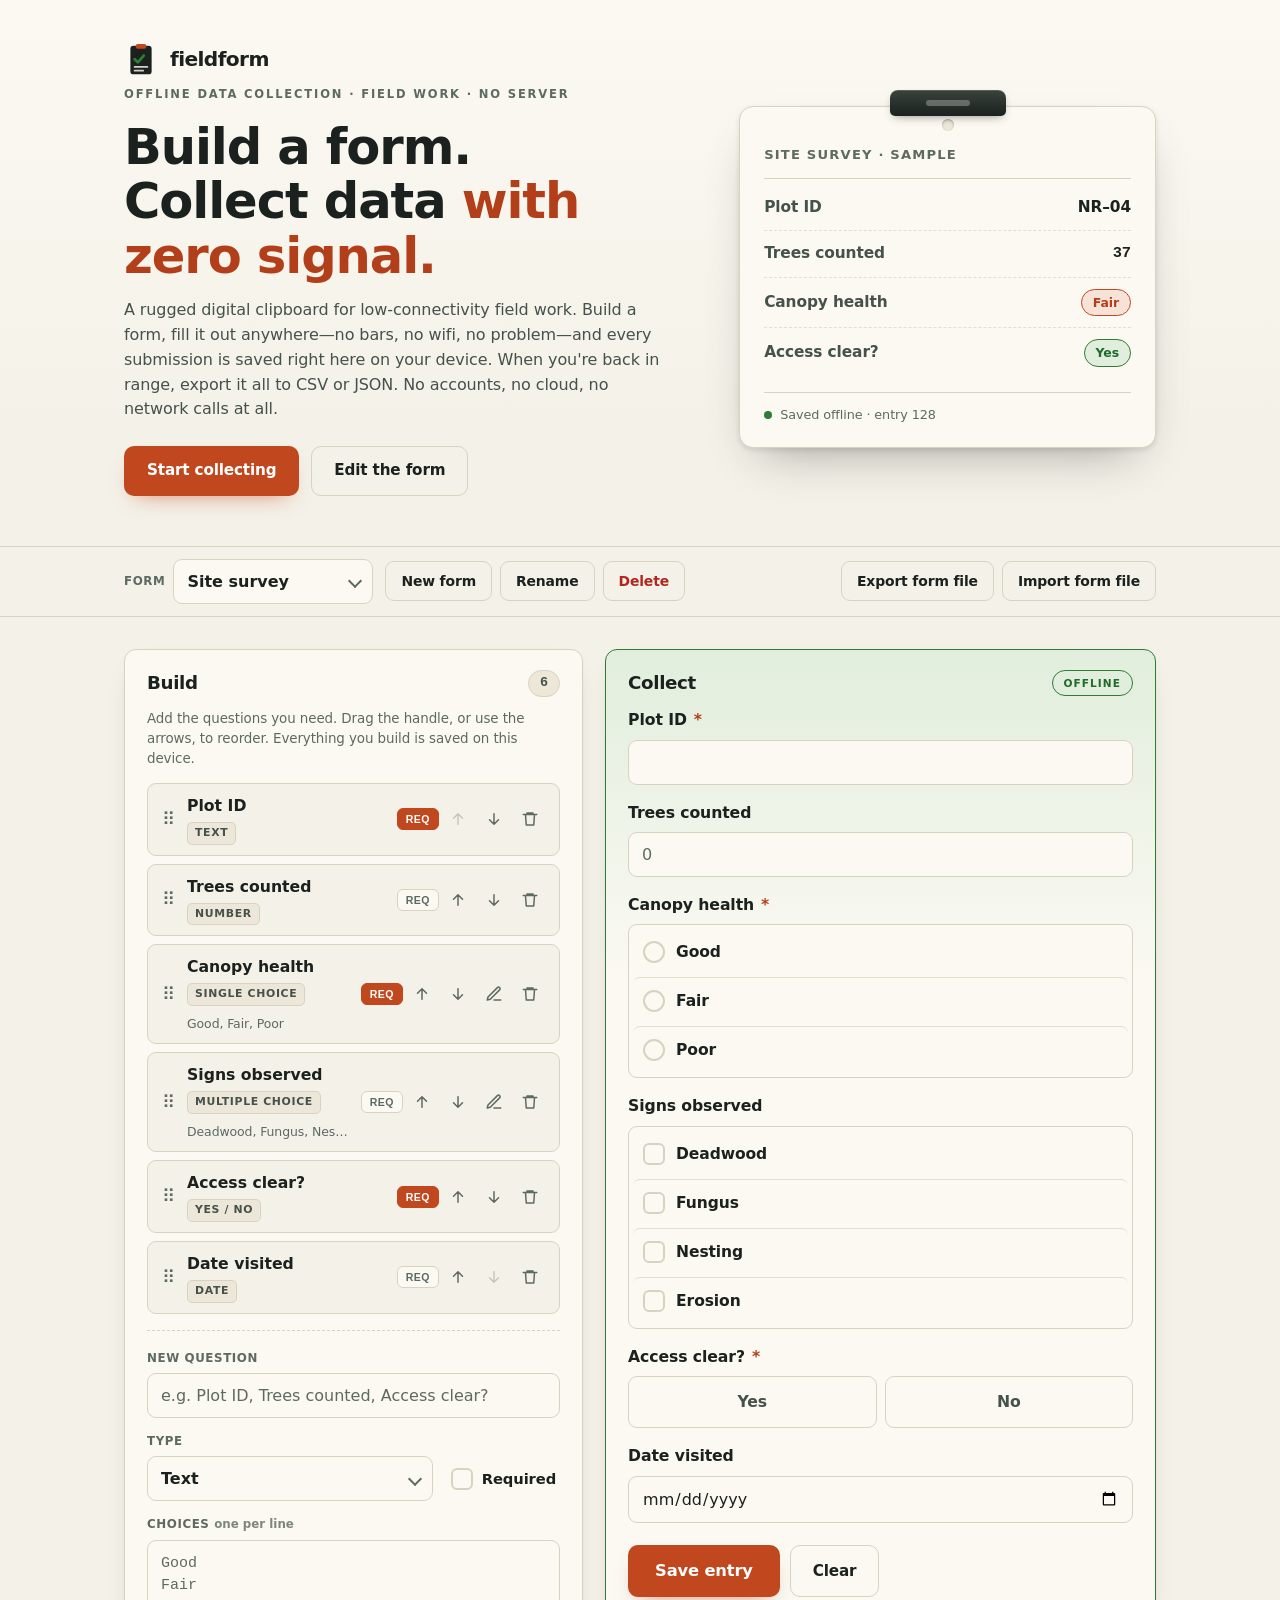
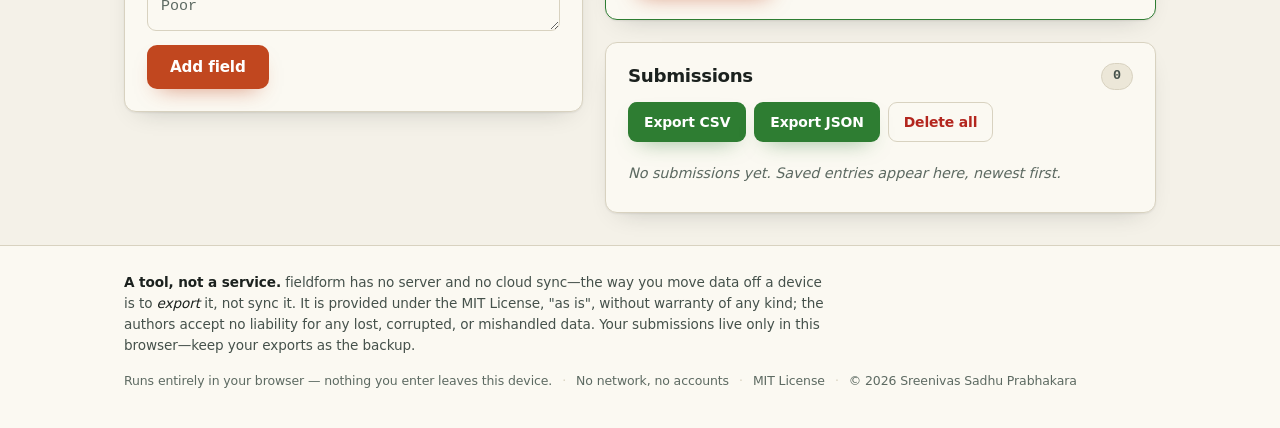
<file: index.html>
<!doctype html>
<html lang="en">
<head>
  <meta charset="utf-8">
  <meta name="viewport" content="width=device-width, initial-scale=1">
  <meta http-equiv="Content-Security-Policy" content="default-src 'self'; connect-src 'none'; img-src 'self' data:; base-uri 'none'; form-action 'none'; frame-ancestors 'none'; object-src 'none'">
  <title>fieldform — build a form, collect data offline, export to CSV</title>
  <meta name="description" content="An offline-first form builder and data-collection tool for low-connectivity field work. Build a form, fill it out with zero signal, save every submission on your device, and export to CSV or JSON. No server, no sync, no accounts.">
  <meta name="color-scheme" content="light dark">
  <link rel="canonical" href="https://sreenivas-sadhu-prabhakara.github.io/fieldform/">
  <meta name="robots" content="index, follow, max-image-preview:large">
  <meta name="author" content="Sreenivas Sadhu Prabhakara">
  <meta name="keywords" content="offline form builder, field data collection, offline data collection app, CSV export forms, low connectivity survey tool, no server form app, kobo alternative offline, form definition JSON export, PWA form builder, private data collection">
  <meta name="theme-color" content="#F4F1E8" media="(prefers-color-scheme: light)">
  <meta name="theme-color" content="#171D1A" media="(prefers-color-scheme: dark)">

  <!-- Open Graph -->
  <meta property="og:type" content="website">
  <meta property="og:site_name" content="fieldform">
  <meta property="og:title" content="fieldform — build a form, collect data offline, export to CSV">
  <meta property="og:description" content="Build a form, fill it out with zero signal, save every submission on your device, then export to CSV or JSON. No server, no sync, no accounts — it just works offline.">
  <meta property="og:url" content="https://sreenivas-sadhu-prabhakara.github.io/fieldform/">
  <meta property="og:locale" content="en_US">
  <meta property="og:image" content="https://sreenivas-sadhu-prabhakara.github.io/fieldform/og-image.png">
  <meta property="og:image:width" content="1200">
  <meta property="og:image:height" content="630">
  <meta property="og:image:alt" content="fieldform — a rugged field clipboard that collects data offline and exports to CSV">

  <!-- Twitter -->
  <meta name="twitter:card" content="summary_large_image">
  <meta name="twitter:title" content="fieldform — build a form, collect data offline, export to CSV">
  <meta name="twitter:description" content="Build a form, fill it out with zero signal, save every submission on your device, then export to CSV or JSON. No server, no sync, no accounts.">
  <meta name="twitter:image" content="https://sreenivas-sadhu-prabhakara.github.io/fieldform/og-image.png">
  <meta name="twitter:image:alt" content="fieldform — a rugged field clipboard that collects data offline and exports to CSV">

  <link rel="stylesheet" href="styles.css">
  <link rel="icon" href="favicon.svg" type="image/svg+xml">
  <link rel="apple-touch-icon" href="apple-touch-icon.png">
  <link rel="manifest" href="manifest.webmanifest">

  <!-- Structured data (data block; not affected by script-src) -->
  <script type="application/ld+json">
  {
    "@context": "https://schema.org",
    "@type": "WebApplication",
    "name": "fieldform",
    "description": "An offline-first form builder and data-collection tool for low-connectivity field work. Build a form with text, number, choice, date, and yes/no fields, fill it out with zero signal, save every submission on your device, and export to CSV or JSON. No server, no cloud sync, no accounts.",
    "url": "https://sreenivas-sadhu-prabhakara.github.io/fieldform/",
    "applicationCategory": "BusinessApplication",
    "operatingSystem": "Any (modern web browser)",
    "browserRequirements": "Requires a modern web browser with JavaScript enabled.",
    "isAccessibleForFree": true,
    "offers": { "@type": "Offer", "price": "0", "priceCurrency": "USD" },
    "license": "https://opensource.org/licenses/MIT",
    "author": { "@type": "Person", "name": "Sreenivas Sadhu Prabhakara" },
    "softwareVersion": "0.1.0",
    "featureList": [
      "Build forms with text, number, single-choice, multi-choice, date, and yes/no fields",
      "Mark fields required, reorder them, and edit labels and options",
      "Collect submissions fully offline with a running count",
      "Browse and delete individual submissions",
      "Export all submissions to CSV and JSON",
      "Export and import the form definition as a shareable JSON file",
      "Works with zero signal — no network request is ever made"
    ]
  }
  </script>
  <script type="application/ld+json">
  {
    "@context": "https://schema.org",
    "@type": "FAQPage",
    "mainEntity": [
      {
        "@type": "Question",
        "name": "Does fieldform work with no internet connection?",
        "acceptedAnswer": {
          "@type": "Answer",
          "text": "Yes. fieldform is a single static page that never makes a network request — a strict Content-Security-Policy sets connect-src 'none', so it cannot reach any server even if it tried. Once the page has loaded, you can build forms, collect submissions, and export files with zero signal. Add it to your home screen and it opens like an app."
        }
      },
      {
        "@type": "Question",
        "name": "Does fieldform sync my data to the cloud?",
        "acceptedAnswer": {
          "@type": "Answer",
          "text": "No, and it is honest about that. There is no server and no cloud sync — that would require a backend fieldform deliberately does not have. Your submissions are saved only in this browser's local storage. To move data off the device you export it: submissions to CSV or JSON, and the form itself to a JSON file you can share. The handoff is export, not sync."
        }
      },
      {
        "@type": "Question",
        "name": "How do I share a form I built with a colleague?",
        "acceptedAnswer": {
          "@type": "Answer",
          "text": "Use Export form to download the form definition as a small JSON file, then send that file however you like — email, chat, a USB stick, or a shared drive. Your colleague opens fieldform, chooses Import form, and picks the file. The form rebuilds exactly, ready to collect. Because it is just a file, this works with no shared server."
        }
      },
      {
        "@type": "Question",
        "name": "Will my CSV export open cleanly if my answers contain commas or quotes?",
        "acceptedAnswer": {
          "@type": "Answer",
          "text": "Yes. fieldform escapes CSV output to RFC 4180: any value containing a comma, double-quote, or line break is wrapped in quotes and embedded quotes are doubled, so it imports correctly into Excel, Google Sheets, or any spreadsheet without breaking columns."
        }
      },
      {
        "@type": "Question",
        "name": "Is my collected data private?",
        "acceptedAnswer": {
          "@type": "Answer",
          "text": "Completely. Everything you build and collect stays in this device's local storage. A strict Content-Security-Policy blocks every network request, so nothing you enter is ever transmitted anywhere. Clearing your browser data or the app removes it — keep your exports as your backup."
        }
      }
    ]
  }
  </script>
</head>
<body>
  <a class="skip-link" href="#workspace">Skip to the workspace</a>

  <!-- ============ HERO ============ -->
  <header class="hero" id="top">
    <div class="hero__inner">
      <div class="hero__lead">
        <a class="brand" href="#top" aria-label="fieldform home">
          <svg class="brand__mark" viewBox="0 0 32 32" aria-hidden="true">
            <rect x="6" y="2.5" width="20" height="27" rx="3" class="brand__board"/>
            <rect x="11" y="1" width="10" height="4.5" rx="2" class="brand__clip"/>
            <path class="brand__check" d="M10 15.2 l3 3 l5.6 -6.4"/>
            <line x1="10" y1="22.5" x2="22" y2="22.5" class="brand__line"/>
            <line x1="10" y1="26" x2="18" y2="26" class="brand__line"/>
          </svg>
          <span class="brand__word">fieldform</span>
        </a>
        <p class="eyebrow">Offline data collection &middot; field work &middot; no server</p>
        <h1 class="hero__title">Build a form. Collect data <span class="hero__accent">with zero signal.</span></h1>
        <p class="hero__lede">
          A rugged digital clipboard for low-connectivity field work. Build a form, fill it out anywhere&mdash;no
          bars, no wifi, no problem&mdash;and every submission is saved right here on your device. When you're
          back in range, export it all to CSV or JSON. No accounts, no cloud, no network calls at all.
        </p>
        <div class="hero__actions">
          <a class="btn btn--primary" href="#collect">Start collecting</a>
          <a class="btn btn--quiet" href="#build">Edit the form</a>
        </div>
      </div>

      <!-- Signature clipboard motif -->
      <aside class="clip" aria-label="Example form on a field clipboard">
        <div class="clip__clamp" aria-hidden="true"><span class="clip__grip"></span></div>
        <div class="clip__paper">
          <p class="clip__title">Site survey &middot; sample</p>
          <ul class="clip__rows">
            <li class="clip-row"><span class="clip-row__q">Plot ID</span><span class="clip-row__a">NR&ndash;04</span></li>
            <li class="clip-row"><span class="clip-row__q">Trees counted</span><span class="clip-row__a clip-row__a--num">37</span></li>
            <li class="clip-row"><span class="clip-row__q">Canopy health</span><span class="clip-row__a"><span class="pill">Fair</span></span></li>
            <li class="clip-row"><span class="clip-row__q">Access clear?</span><span class="clip-row__a"><span class="pill pill--yes">Yes</span></span></li>
          </ul>
          <p class="clip__foot"><span class="clip__dot" aria-hidden="true"></span>Saved offline &middot; entry 128</p>
        </div>
      </aside>
    </div>
  </header>

  <main id="workspace">
    <!-- ============ FORM BAR (which form + import/export def) ============ -->
    <section class="formbar" aria-label="Choose or share a form">
      <div class="formbar__inner">
        <div class="formbar__pick">
          <label class="field field--inline" for="formSelect">
            <span class="field__label">Form</span>
            <span class="select">
              <select id="formSelect" aria-label="Choose a form"></select>
            </span>
          </label>
          <div class="formbar__btns">
            <button type="button" class="btn btn--quiet btn--sm" id="newFormBtn">New form</button>
            <button type="button" class="btn btn--quiet btn--sm" id="renameFormBtn">Rename</button>
            <button type="button" class="btn btn--danger btn--sm" id="deleteFormBtn">Delete</button>
          </div>
        </div>
        <div class="formbar__share">
          <button type="button" class="btn btn--quiet btn--sm" id="exportFormBtn">Export form&nbsp;file</button>
          <button type="button" class="btn btn--quiet btn--sm" id="importFormBtn">Import form&nbsp;file</button>
          <input type="file" id="importFormInput" accept="application/json,.json" class="sr-only" aria-hidden="true" tabindex="-1">
        </div>
      </div>
    </section>

    <div class="grid">
      <!-- ============ LEFT: BUILD ============ -->
      <div class="col col--build">
        <section class="card" aria-labelledby="buildHeading" id="build">
          <div class="card__head">
            <h2 class="card__title" id="buildHeading">Build</h2>
            <span class="card__count" id="fieldCount">0</span>
          </div>
          <p class="hint">Add the questions you need. Drag the handle, or use the arrows, to reorder. Everything you build is saved on this device.</p>

          <ul class="fields" id="fieldList" aria-label="Form fields"></ul>
          <p class="empty" id="fieldsEmpty">No fields yet. Add your first question below.</p>

          <form class="addfield" id="addFieldForm" novalidate>
            <div class="field">
              <label class="field__label" for="newFieldLabel">New question</label>
              <input type="text" id="newFieldLabel" class="input" placeholder="e.g. Plot ID, Trees counted, Access clear?" autocomplete="off" maxlength="120">
            </div>
            <div class="addfield__row">
              <div class="field field--type">
                <label class="field__label" for="newFieldType">Type</label>
                <span class="select">
                  <select id="newFieldType" aria-label="Field type">
                    <option value="text">Text</option>
                    <option value="number">Number</option>
                    <option value="single">Single choice</option>
                    <option value="multi">Multiple choice</option>
                    <option value="date">Date</option>
                    <option value="yesno">Yes / No</option>
                  </select>
                </span>
              </div>
              <label class="reqtoggle" for="newFieldRequired">
                <input type="checkbox" id="newFieldRequired">
                <span>Required</span>
              </label>
            </div>
            <div class="field addfield__opts" id="newFieldOptsWrap" hidden>
              <label class="field__label" for="newFieldOpts">Choices <span class="field__hint">one per line</span></label>
              <textarea id="newFieldOpts" class="input textarea" rows="3" placeholder="Good&#10;Fair&#10;Poor" autocomplete="off"></textarea>
            </div>
            <div class="addfield__actions">
              <button type="submit" class="btn btn--primary" id="addFieldBtn">Add field</button>
            </div>
            <p class="formerror" id="buildError" role="alert" aria-live="assertive"></p>
          </form>
        </section>
      </div>

      <!-- ============ RIGHT: COLLECT + SUBMISSIONS ============ -->
      <div class="col col--collect">
        <!-- Collect form -->
        <section class="card card--collect" aria-labelledby="collectHeading" id="collect">
          <div class="card__head">
            <h2 class="card__title" id="collectHeading">Collect</h2>
            <span class="card__badge" id="offlineBadge" title="This app never touches the network">offline</span>
          </div>
          <form class="collect" id="collectForm" novalidate>
            <div class="collect__fields" id="collectFields"></div>
            <p class="empty" id="collectEmpty">Add at least one field on the left, then fill it in here.</p>
            <div class="collect__actions" id="collectActions" hidden>
              <button type="submit" class="btn btn--primary btn--big" id="saveEntryBtn">Save entry</button>
              <button type="button" class="btn btn--quiet" id="clearEntryBtn">Clear</button>
            </div>
            <p class="formerror" id="collectError" role="alert" aria-live="assertive"></p>
          </form>
        </section>

        <!-- Submissions -->
        <section class="card" aria-labelledby="subsHeading">
          <div class="card__head">
            <h2 class="card__title" id="subsHeading">Submissions</h2>
            <span class="card__count" id="subCount">0</span>
          </div>
          <div class="exportbar" id="exportBar" hidden>
            <button type="button" class="btn btn--accent btn--sm" id="exportCsvBtn">Export CSV</button>
            <button type="button" class="btn btn--accent btn--sm" id="exportJsonBtn">Export JSON</button>
            <button type="button" class="btn btn--danger btn--sm" id="clearSubsBtn">Delete all</button>
          </div>
          <ul class="subs" id="subList"></ul>
          <p class="empty" id="subsEmpty">No submissions yet. Saved entries appear here, newest first.</p>
        </section>
      </div>
    </div>

    <!-- toast -->
    <p class="toast" id="toast" role="status" aria-live="polite" hidden></p>
  </main>

  <!-- ============ FOOTER ============ -->
  <footer class="foot">
    <div class="foot__inner">
      <p class="foot__disclaimer">
        <strong>A tool, not a service.</strong> fieldform has no server and no cloud sync&mdash;the way you move
        data off a device is to <em>export</em> it, not sync it. It is provided under the MIT License, "as is",
        without warranty of any kind; the authors accept no liability for any lost, corrupted, or mishandled data.
        Your submissions live only in this browser&mdash;keep your exports as the backup.
      </p>
      <p class="foot__meta">
        <span>Runs entirely in your browser &mdash; nothing you enter leaves this device.</span><span class="foot__dot">&middot;</span>
        <span>No network, no accounts</span><span class="foot__dot">&middot;</span>
        <span>MIT&nbsp;License</span><span class="foot__dot">&middot;</span>
        <span>&copy; 2026 Sreenivas&nbsp;Sadhu&nbsp;Prabhakara</span>
      </p>
    </div>
  </footer>

  <script src="app.js" defer></script>
</body>
</html>
</file>
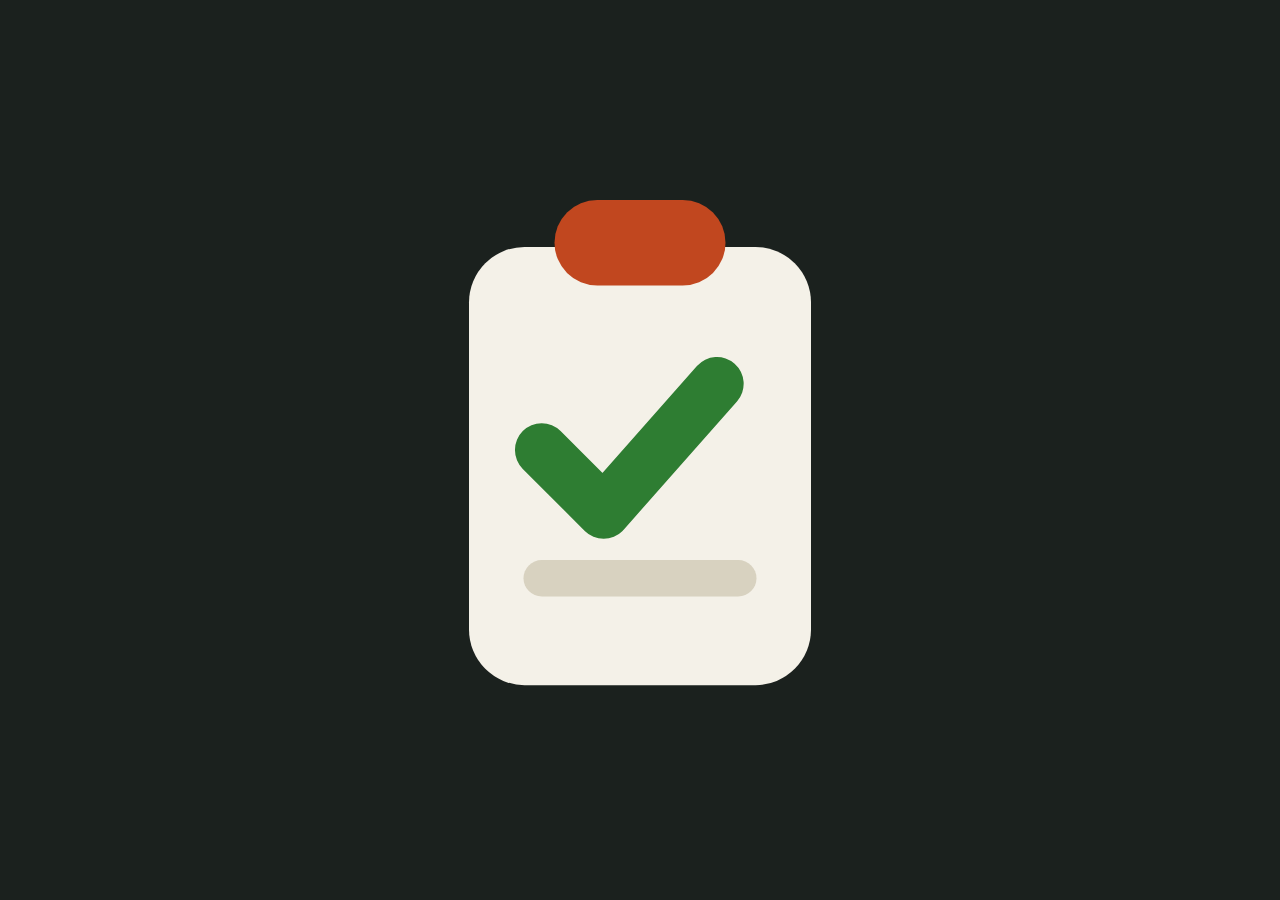
<file: assets/icon.html>
<!doctype html>
<html lang="en">
<head>
<meta charset="utf-8">
<style>
  * { box-sizing: border-box; margin: 0; padding: 0; }
  html, body { width: 100%; height: 100%; overflow: hidden; background: #1B211E; }
  body { display: grid; place-items: center; }
  /* ~12% safe padding -> mark fills the middle ~76vmin */
  .mark { width: 76vmin; height: 76vmin; display: block; }
</style>
</head>
<body>
  <!-- field clipboard with a checked entry: the fieldform mark -->
  <svg class="mark" viewBox="0 0 32 32" aria-hidden="true">
    <rect x="8" y="6.5" width="16" height="20.5" rx="2.6" fill="#F4F1E8"/>
    <rect x="12" y="4.3" width="8" height="4" rx="2" fill="#C1471F"/>
    <path d="M11.4 16 l2.9 2.9 l5.3 -6" fill="none" stroke="#2E7D32" stroke-width="2.5" stroke-linecap="round" stroke-linejoin="round"/>
    <line x1="11.4" y1="22" x2="20.6" y2="22" stroke="#D8D2C0" stroke-width="1.7" stroke-linecap="round"/>
  </svg>
</body>
</html>
</file>
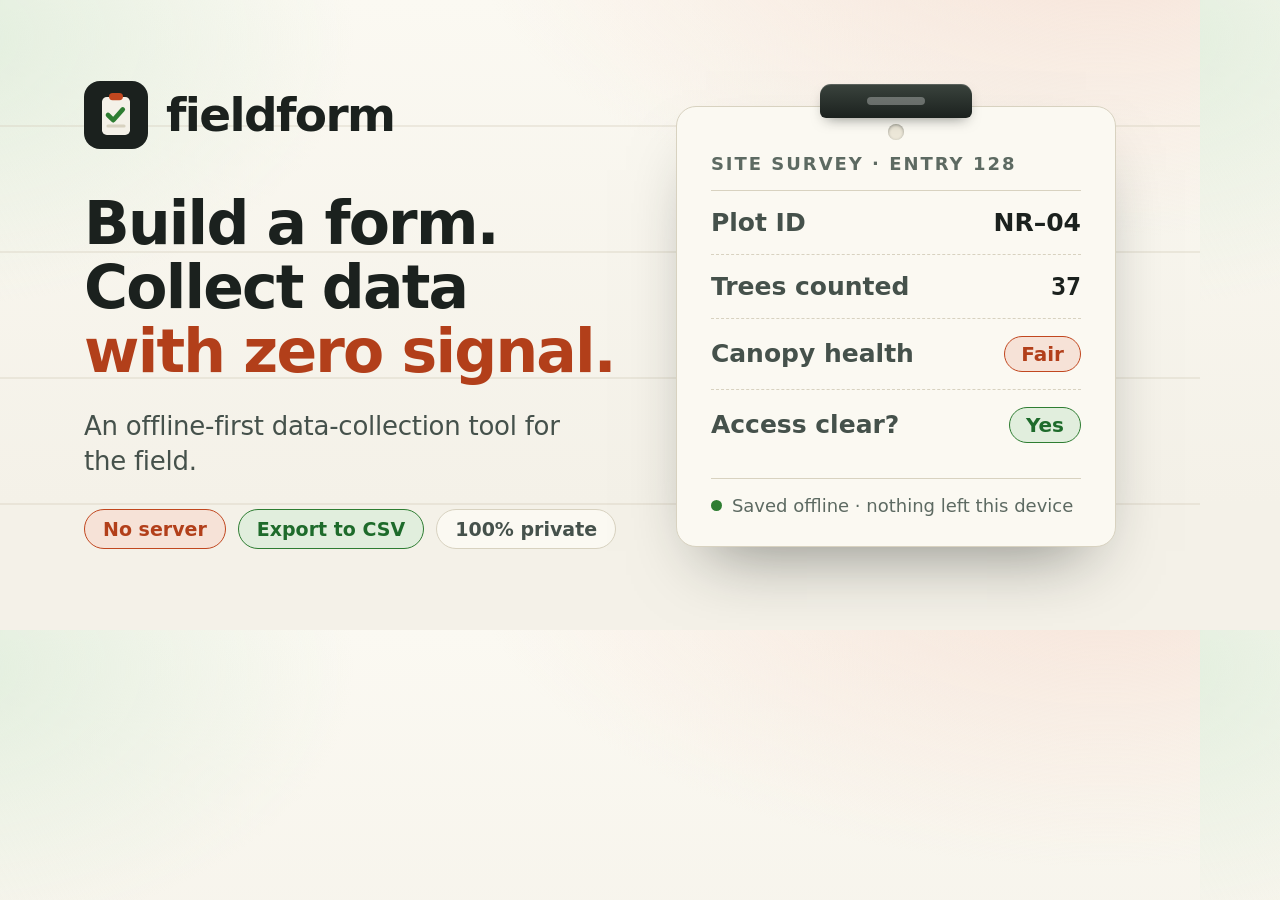
<file: assets/og.html>
<!doctype html>
<html lang="en">
<head>
<meta charset="utf-8">
<style>
  :root {
    --paper:  #F4F1E8;
    --paper2: #FBF9F2;
    --paper3: #ECE7D8;
    --ink:    #1B211E;
    --ink-soft:#45514B;
    --ink-faint:#5D6A62;
    --rule:   #D8D2C0;
    --orange: #C1471F;
    --orange-tx:#B23F1A;
    --orange-wash:#F6E2D7;
    --green:  #2E7D32;
    --green-tx:#1E6B2B;
    --green-wash:#E1EEDD;
    --sans: "Inter", system-ui, -apple-system, "Segoe UI", Roboto, Helvetica, Arial, sans-serif;
    --mono: ui-monospace, "SF Mono", "Roboto Mono", Menlo, Consolas, monospace;
  }
  * { box-sizing: border-box; margin: 0; padding: 0; }
  html, body { width: 1200px; height: 630px; overflow: hidden; }
  body {
    position: relative;
    background:
      radial-gradient(1100px 560px at 92% -14%, var(--orange-wash), transparent 58%),
      radial-gradient(760px 480px at -6% 6%, var(--green-wash), transparent 56%),
      linear-gradient(180deg, var(--paper2), var(--paper) 80%);
    font-family: var(--sans);
    color: var(--ink);
    -webkit-font-smoothing: antialiased;
  }
  /* faint field grid behind everything */
  .grid { position: absolute; inset: 0; opacity: 0.5; }
  .grid line { stroke: var(--rule); stroke-width: 1.3; }

  .frame {
    position: absolute; inset: 0;
    padding: 76px 84px;
    display: grid;
    grid-template-columns: 1.1fr 0.9fr;
    gap: 54px;
    align-items: center;
  }

  /* left: wordmark + headline */
  .brand { display: flex; align-items: center; gap: 18px; }
  .brand svg { width: 64px; height: 68px; }
  .brand .word { font-size: 47px; font-weight: 800; letter-spacing: -0.035em; color: var(--ink); }

  .headline { margin-top: 42px; }
  .headline h1 {
    font-size: 60px; font-weight: 800; letter-spacing: -0.03em;
    line-height: 1.07; color: var(--ink); max-width: 15ch;
  }
  .headline .accent { color: var(--orange-tx); }
  .headline p {
    margin-top: 26px;
    font-size: 26px; font-weight: 500; letter-spacing: -0.01em;
    color: var(--ink-soft); line-height: 1.34; max-width: 30ch;
  }
  .chips { margin-top: 30px; display: flex; gap: 12px; }
  .chip {
    font-size: 19px; font-weight: 700; padding: 8px 18px; border-radius: 999px;
    background: var(--paper2); border: 1.5px solid var(--rule); color: var(--ink-soft);
  }
  .chip.on-orange { border-color: var(--orange); color: var(--orange-tx); background: var(--orange-wash); }
  .chip.on-green { border-color: var(--green); color: var(--green-tx); background: var(--green-wash); }

  /* right: the clipboard signature */
  .clip { position: relative; padding-top: 22px; }
  .clip .clamp {
    position: absolute; top: 0; left: 50%; transform: translateX(-50%);
    width: 152px; height: 34px; z-index: 2;
    background: linear-gradient(180deg, #3A433D, var(--ink));
    border-radius: 11px 11px 6px 6px;
    box-shadow: inset 0 1px 0 rgba(255,255,255,0.16), 0 6px 14px -6px rgba(27,33,30,0.55);
    display: grid; place-items: center;
  }
  .clip .grip { width: 58px; height: 8px; border-radius: 999px; background: rgba(255,255,255,0.3); }
  .clip .paper {
    background: var(--paper2);
    border: 1px solid var(--rule);
    border-radius: 20px;
    box-shadow: 0 34px 66px -30px rgba(27,33,30,0.5);
    padding: 46px 34px 30px;
    position: relative;
  }
  .clip .paper::before {
    content: ""; position: absolute; top: 17px; left: 50%; transform: translateX(-50%);
    width: 16px; height: 16px; border-radius: 50%;
    background: var(--paper3); box-shadow: inset 0 1px 3px rgba(27,33,30,0.4);
  }
  .p-title {
    font-size: 18px; font-weight: 800; color: var(--ink-faint);
    text-transform: uppercase; letter-spacing: 0.11em;
    padding-bottom: 16px; border-bottom: 1.8px solid var(--rule);
  }
  .row {
    display: flex; align-items: center; justify-content: space-between; gap: 16px;
    padding: 17px 0; font-size: 25px;
  }
  .row + .row { border-top: 1.4px dashed var(--rule); }
  .row .q { color: var(--ink-soft); font-weight: 600; }
  .row .a { font-weight: 800; color: var(--ink); }
  .row .a.num { font-family: var(--mono); font-variant-numeric: tabular-nums; }
  .pill {
    display: inline-block; font-size: 20px; font-weight: 700;
    padding: 5px 16px; border-radius: 999px;
    background: var(--orange-wash); color: var(--orange-tx); border: 1.5px solid var(--orange);
  }
  .pill.yes { background: var(--green-wash); color: var(--green-tx); border-color: var(--green); }
  .p-foot {
    margin-top: 18px; padding-top: 16px;
    border-top: 1.8px solid var(--rule);
    font-size: 18px; color: var(--ink-faint);
    display: flex; align-items: center; gap: 10px;
  }
  .p-foot .dot { width: 11px; height: 11px; border-radius: 50%; background: var(--green); }
</style>
</head>
<body>
  <svg class="grid" viewBox="0 0 1200 630" preserveAspectRatio="none" aria-hidden="true">
    <line x1="0" y1="126" x2="1200" y2="126"/>
    <line x1="0" y1="252" x2="1200" y2="252"/>
    <line x1="0" y1="378" x2="1200" y2="378"/>
    <line x1="0" y1="504" x2="1200" y2="504"/>
  </svg>

  <div class="frame">
    <div>
      <div class="brand">
        <svg viewBox="0 0 32 34" aria-hidden="true">
          <rect width="32" height="34" rx="8" fill="#1B211E"/>
          <rect x="9" y="8" width="14" height="19" rx="2.4" fill="#F4F1E8"/>
          <rect x="12.5" y="6" width="7" height="3.6" rx="1.8" fill="#C1471F"/>
          <path d="M12 17 l2.6 2.6 l4.8 -5.4" fill="none" stroke="#2E7D32" stroke-width="2.3" stroke-linecap="round" stroke-linejoin="round"/>
          <line x1="12" y1="22.5" x2="20" y2="22.5" stroke="#D8D2C0" stroke-width="1.6" stroke-linecap="round"/>
        </svg>
        <span class="word">fieldform</span>
      </div>
      <div class="headline">
        <h1>Build a form. Collect data<br><span class="accent">with zero signal.</span></h1>
        <p>An offline-first data-collection tool for the field.</p>
      </div>
      <div class="chips">
        <span class="chip on-orange">No server</span>
        <span class="chip on-green">Export to CSV</span>
        <span class="chip">100% private</span>
      </div>
    </div>

    <div class="clip">
      <div class="clamp"><span class="grip"></span></div>
      <div class="paper">
        <p class="p-title">Site survey &middot; entry 128</p>
        <div class="row"><span class="q">Plot ID</span><span class="a">NR&ndash;04</span></div>
        <div class="row"><span class="q">Trees counted</span><span class="a num">37</span></div>
        <div class="row"><span class="q">Canopy health</span><span class="a"><span class="pill">Fair</span></span></div>
        <div class="row"><span class="q">Access clear?</span><span class="a"><span class="pill yes">Yes</span></span></div>
        <p class="p-foot"><span class="dot"></span>Saved offline &middot; nothing left this device</p>
      </div>
    </div>
  </div>
</body>
</html>
</file>
<file: styles.css>
/* ============================================================
   fieldform — a rugged digital clipboard.
   Bright-sun paper + field-green + safety-orange on field-charcoal.
   High contrast, generous touch targets, legible in daylight.
   ============================================================ */

:root {
  /* paper / ink (bright-sun clipboard) */
  --paper:     #F4F1E8;   /* weathered field paper */
  --paper2:    #FBF9F2;   /* raised card */
  --paper3:    #ECE7D8;   /* inset / wells */
  --ink:       #1B211E;   /* near-black — primary text */
  --ink-soft:  #45514B;   /* muted */
  --ink-faint: #5D6A62;   /* captions */
  --rule:      #D8D2C0;   /* hairline */
  --rule2:     #E4DECE;

  /* utilitarian signals */
  --orange:    #C1471F;   /* safety-orange — primary action */
  --orange-dk: #A63C18;
  --orange-tx: #B23F1A;   /* orange as text on paper */
  --orange-wash:#F6E2D7;
  --green:     #2E7D32;   /* field-green — collect / affirm */
  --green-dk:  #256428;
  --green-tx:  #1E6B2B;   /* green as text on paper */
  --green-wash:#E1EEDD;

  --danger:    #B3261E;

  --sans: "Inter", system-ui, -apple-system, "Segoe UI", Roboto, Helvetica, Arial, sans-serif;
  --mono: ui-monospace, "SF Mono", "Roboto Mono", Menlo, Consolas, "Liberation Mono", monospace;

  --radius:    12px;
  --radius-sm: 9px;
  --radius-xs: 7px;
  --shadow:    0 1px 2px rgba(27,33,30,0.07), 0 10px 26px -16px rgba(27,33,30,0.30);
  --shadow-lift: 0 2px 5px rgba(27,33,30,0.10), 0 22px 46px -22px rgba(27,33,30,0.42);
  --wrap: 1120px;
  --ease: cubic-bezier(0.22, 0.61, 0.36, 1);
}

@media (prefers-color-scheme: dark) {
  :root {
    --paper:     #171D1A;
    --paper2:    #1F2723;
    --paper3:    #141A17;
    --ink:       #E9EBE4;
    --ink-soft:  #AEB8AF;
    --ink-faint: #8A968C;
    --rule:      #333D37;
    --rule2:     #2A332E;

    --orange:    #F2884E;
    --orange-dk: #F79B67;
    --orange-tx: #F2884E;
    --orange-wash: rgba(242,136,78,0.14);
    --green:     #6FCB74;
    --green-dk:  #86D98A;
    --green-tx:  #6FCB74;
    --green-wash: rgba(111,203,116,0.14);

    --danger:    #EE7A6E;

    --shadow:    0 1px 2px rgba(0,0,0,0.34), 0 12px 30px -18px rgba(0,0,0,0.6);
    --shadow-lift: 0 2px 5px rgba(0,0,0,0.4), 0 24px 48px -22px rgba(0,0,0,0.66);
  }
}

* { box-sizing: border-box; }
html { -webkit-text-size-adjust: 100%; }

body {
  margin: 0;
  background: var(--paper);
  color: var(--ink);
  font-family: var(--sans);
  font-size: 16px;
  line-height: 1.55;
  letter-spacing: -0.006em;
  -webkit-font-smoothing: antialiased;
  text-rendering: optimizeLegibility;
}

/* faint topo/grid backdrop so the paper never reads dead */
body::before {
  content: "";
  position: fixed;
  inset: 0;
  z-index: -1;
  background:
    radial-gradient(1100px 560px at 92% -12%, var(--orange-wash), transparent 60%),
    radial-gradient(760px 460px at -6% 4%, var(--green-wash), transparent 56%);
  opacity: 0.55;
  pointer-events: none;
}

h1, h2, h3 { margin: 0; font-weight: 800; letter-spacing: -0.022em; line-height: 1.1; }
p { margin: 0; }

.mono, .clip-row__a--num, .card__count {
  font-family: var(--mono);
  font-variant-numeric: tabular-nums;
  font-feature-settings: "tnum" 1;
}

.sr-only {
  position: absolute; width: 1px; height: 1px;
  padding: 0; margin: -1px; overflow: hidden;
  clip: rect(0 0 0 0); white-space: nowrap; border: 0;
}

.skip-link {
  position: absolute; left: 12px; top: -60px;
  background: var(--orange); color: #fff;
  padding: 10px 16px; border-radius: 10px; font-weight: 700;
  z-index: 50; transition: top 0.18s var(--ease); text-decoration: none;
}
.skip-link:focus { top: 12px; }

/* shared focus ring — thick + high contrast for gloved / bright-sun use */
a:focus-visible,
button:focus-visible,
input:focus-visible,
select:focus-visible,
textarea:focus-visible,
[tabindex]:focus-visible {
  outline: 3px solid var(--orange);
  outline-offset: 2px;
  border-radius: 8px;
}

.eyebrow {
  font-size: 0.72rem;
  text-transform: uppercase;
  letter-spacing: 0.16em;
  color: var(--ink-faint);
  font-weight: 700;
}

/* ============================================================
   HERO
   ============================================================ */
.hero {
  border-bottom: 1px solid var(--rule);
  background: linear-gradient(180deg, var(--paper2), var(--paper) 80%);
}
.hero__inner {
  max-width: var(--wrap);
  margin: 0 auto;
  padding: clamp(22px, 4vw, 42px) clamp(20px, 5vw, 44px) clamp(30px, 4vw, 50px);
  display: grid;
  grid-template-columns: 1.15fr 0.85fr;
  gap: clamp(24px, 4vw, 56px);
  align-items: center;
}

.brand { display: inline-flex; align-items: center; gap: 12px; text-decoration: none; color: inherit; }
.brand__mark { width: 34px; height: 36px; flex: none; }
.brand__board { fill: var(--ink); }
.brand__clip { fill: var(--orange); }
.brand__check { fill: none; stroke: var(--green); stroke-width: 2.6; stroke-linecap: round; stroke-linejoin: round; }
.brand__line { stroke: var(--paper); stroke-width: 1.7; stroke-linecap: round; opacity: 0.85; }
.brand__word { font-size: 1.26rem; font-weight: 800; letter-spacing: -0.03em; }

.hero__title {
  font-size: clamp(1.95rem, 4.8vw, 3.1rem);
  margin: 16px 0 0;
  max-width: 15ch;
}
.hero__accent { color: var(--orange-tx); }
.hero__lede {
  margin-top: 15px;
  max-width: 54ch;
  color: var(--ink-soft);
  font-size: clamp(0.98rem, 1.25vw, 1.08rem);
}
.hero__actions { margin-top: 24px; display: flex; gap: 12px; flex-wrap: wrap; }

/* --- clipboard signature motif --- */
.clip {
  position: relative;
  padding-top: 16px;
}
.clip__clamp {
  position: absolute; top: 0; left: 50%; transform: translateX(-50%);
  width: 116px; height: 26px; z-index: 2;
  background: linear-gradient(180deg, #3A433D, var(--ink));
  border-radius: 8px 8px 5px 5px;
  box-shadow: inset 0 1px 0 rgba(255,255,255,0.14), 0 4px 10px -4px rgba(27,33,30,0.5);
  display: grid; place-items: center;
}
.clip__grip { width: 44px; height: 6px; border-radius: 999px; background: rgba(255,255,255,0.28); }
.clip__paper {
  background: var(--paper2);
  border: 1px solid var(--rule);
  border-radius: 14px;
  box-shadow: var(--shadow-lift);
  padding: 30px 24px 22px;
  position: relative;
}
/* punched hole under the clamp */
.clip__paper::before {
  content: "";
  position: absolute; top: 12px; left: 50%; transform: translateX(-50%);
  width: 12px; height: 12px; border-radius: 50%;
  background: var(--paper3);
  box-shadow: inset 0 1px 2px rgba(27,33,30,0.35);
}
.clip__title {
  margin-top: 8px;
  font-size: 0.82rem; font-weight: 700; color: var(--ink-faint);
  text-transform: uppercase; letter-spacing: 0.09em;
  padding-bottom: 12px; border-bottom: 1.5px solid var(--rule);
}
.clip__rows { list-style: none; margin: 6px 0 0; padding: 0; }
.clip-row {
  display: flex; align-items: center; justify-content: space-between; gap: 12px;
  padding: 11px 0; font-size: 0.96rem;
}
.clip-row + .clip-row { border-top: 1px dashed var(--rule2); }
.clip-row__q { color: var(--ink-soft); font-weight: 600; }
.clip-row__a { font-weight: 700; color: var(--ink); }
.clip-row__a--num { font-family: var(--mono); font-variant-numeric: tabular-nums; }
.clip__foot {
  margin-top: 14px; padding-top: 12px;
  border-top: 1.5px solid var(--rule);
  font-size: 0.8rem; color: var(--ink-faint);
  display: flex; align-items: center; gap: 8px;
}
.clip__dot { width: 8px; height: 8px; border-radius: 50%; background: var(--green); flex: none; }

.pill {
  display: inline-block;
  font-size: 0.78rem; font-weight: 700;
  padding: 3px 11px; border-radius: 999px;
  background: var(--orange-wash); color: var(--orange-tx);
  border: 1px solid var(--orange);
}
.pill--yes { background: var(--green-wash); color: var(--green-tx); border-color: var(--green); }

/* ============================================================
   BUTTONS
   ============================================================ */
.btn {
  font-family: var(--sans);
  font-weight: 700;
  font-size: 0.95rem;
  letter-spacing: -0.01em;
  border-radius: 10px;
  cursor: pointer;
  border: 1px solid transparent;
  padding: 12px 22px;
  min-height: 44px;                 /* touch target */
  text-decoration: none;
  display: inline-flex; align-items: center; justify-content: center;
  transition: transform 0.12s var(--ease), background 0.16s var(--ease),
              box-shadow 0.16s var(--ease), border-color 0.16s var(--ease), color 0.16s var(--ease);
}
.btn:active { transform: translateY(1px); }
.btn--sm { padding: 9px 15px; font-size: 0.87rem; min-height: 40px; border-radius: 9px; }
.btn--big { padding: 15px 26px; font-size: 1.02rem; min-height: 52px; }

.btn--primary {
  background: var(--orange);
  color: #fff;
  box-shadow: 0 10px 22px -12px rgba(193,71,31,0.65);
}
.btn--primary:hover { background: var(--orange-dk); }
@media (prefers-color-scheme: dark) { .btn--primary { color: #171D1A; } }

.btn--accent {
  background: var(--green);
  color: #fff;
  box-shadow: 0 10px 22px -12px rgba(46,125,50,0.6);
}
.btn--accent:hover { background: var(--green-dk); }
@media (prefers-color-scheme: dark) { .btn--accent { color: #171D1A; } }

.btn--quiet {
  background: transparent;
  color: var(--ink);
  border-color: var(--rule);
}
.btn--quiet:hover { border-color: var(--ink-faint); background: rgba(27,33,30,0.04); }
@media (prefers-color-scheme: dark) { .btn--quiet:hover { background: rgba(233,235,228,0.06); } }

.btn--danger {
  background: transparent;
  color: var(--danger);
  border-color: var(--rule);
}
.btn--danger:hover { border-color: var(--danger); background: rgba(179,38,30,0.07); }

/* ============================================================
   FORM BAR
   ============================================================ */
.formbar {
  position: sticky; top: 0; z-index: 20;
  background: color-mix(in srgb, var(--paper) 90%, transparent);
  backdrop-filter: blur(10px);
  -webkit-backdrop-filter: blur(10px);
  border-bottom: 1px solid var(--rule);
}
.formbar__inner {
  max-width: var(--wrap);
  margin: 0 auto;
  padding: 12px clamp(20px, 5vw, 44px);
  display: flex; align-items: center; justify-content: space-between;
  gap: 16px; flex-wrap: wrap;
}
.formbar__pick { display: flex; align-items: center; gap: 12px; flex-wrap: wrap; }
.formbar__btns, .formbar__share { display: flex; gap: 8px; flex-wrap: wrap; }

/* ============================================================
   FIELDS / INPUTS / SELECT
   ============================================================ */
.field { display: flex; flex-direction: column; gap: 6px; min-width: 0; }
.field--inline { flex-direction: row; align-items: center; gap: 8px; }
.field__label {
  font-size: 0.74rem; font-weight: 800; letter-spacing: 0.05em;
  text-transform: uppercase; color: var(--ink-faint);
}
.field__hint { font-weight: 600; text-transform: none; letter-spacing: 0; color: var(--ink-faint); opacity: 0.8; }

.input, .textarea {
  font-family: var(--sans);
  font-size: 1rem;
  color: var(--ink);
  background: var(--paper2);
  border: 1.5px solid var(--rule);
  border-radius: var(--radius-sm);
  padding: 12px 13px;
  width: 100%;
  transition: border-color 0.15s var(--ease), box-shadow 0.15s var(--ease);
}
.input::placeholder, .textarea::placeholder { color: var(--ink-faint); }
.input:hover, .textarea:hover { border-color: var(--ink-faint); }
.input:focus, .textarea:focus { outline: none; border-color: var(--orange); box-shadow: 0 0 0 3px var(--orange-wash); }
.textarea { resize: vertical; min-height: 76px; line-height: 1.45; font-family: var(--mono); font-size: 0.94rem; }

.select { position: relative; display: inline-flex; width: 100%; }
.select::after {
  content: "";
  position: absolute; right: 13px; top: 50%;
  width: 8px; height: 8px; margin-top: -5px;
  border-right: 2px solid var(--ink-faint);
  border-bottom: 2px solid var(--ink-faint);
  transform: rotate(45deg);
  pointer-events: none;
}
.select select {
  appearance: none; -webkit-appearance: none; -moz-appearance: none;
  font-family: var(--sans);
  font-size: 1rem; font-weight: 700;
  color: var(--ink);
  background: var(--paper2);
  border: 1.5px solid var(--rule);
  border-radius: var(--radius-sm);
  padding: 12px 36px 12px 13px;
  min-height: 44px;
  width: 100%;
  cursor: pointer;
}
.select select:hover { border-color: var(--ink-faint); }
.select select:focus { outline: none; border-color: var(--orange); box-shadow: 0 0 0 3px var(--orange-wash); }
#formSelect { min-width: 200px; }

.reqtoggle {
  display: inline-flex; align-items: center; gap: 9px;
  align-self: flex-end;
  padding: 11px 4px;
  font-weight: 700; font-size: 0.92rem; color: var(--ink);
  cursor: pointer; white-space: nowrap;
}
.reqtoggle input {
  appearance: none; -webkit-appearance: none;
  width: 22px; height: 22px; margin: 0;
  border: 2px solid var(--rule); border-radius: 6px;
  background: var(--paper2); cursor: pointer;
  display: grid; place-items: center; flex: none;
  transition: all 0.14s var(--ease);
}
.reqtoggle input:hover { border-color: var(--orange); }
.reqtoggle input:checked { background: var(--orange); border-color: var(--orange); }
.reqtoggle input:checked::after {
  content: ""; width: 5px; height: 10px;
  border: solid #fff; border-width: 0 2.5px 2.5px 0;
  transform: rotate(45deg) translate(-0.5px, -1px);
}

/* ============================================================
   LAYOUT GRID
   ============================================================ */
.grid {
  max-width: var(--wrap);
  margin: 0 auto;
  padding: clamp(20px, 3vw, 32px) clamp(20px, 5vw, 44px) 20px;
  display: grid;
  grid-template-columns: minmax(0, 5fr) minmax(0, 6fr);
  gap: clamp(16px, 2vw, 22px);
  align-items: start;
}
.col { display: flex; flex-direction: column; gap: clamp(16px, 2vw, 22px); min-width: 0; }

/* ============================================================
   CARDS
   ============================================================ */
.card {
  background: var(--paper2);
  border: 1px solid var(--rule);
  border-radius: var(--radius);
  box-shadow: var(--shadow);
  padding: 20px 22px 22px;
}
.card__head {
  display: flex; align-items: center; gap: 12px;
  margin-bottom: 12px;
}
.card__title { font-size: 1.14rem; letter-spacing: -0.02em; }
.card__count {
  margin-left: auto;
  font-size: 0.84rem; color: var(--ink-soft);
  background: var(--paper3); border: 1px solid var(--rule);
  padding: 2px 11px; border-radius: 999px; font-weight: 700;
}
.card__badge {
  margin-left: auto;
  font-size: 0.66rem; font-weight: 800; text-transform: uppercase; letter-spacing: 0.1em;
  color: var(--green-tx); background: var(--green-wash);
  border: 1px solid var(--green); border-radius: 999px; padding: 4px 11px;
}
.card--collect {
  border-color: var(--green);
  background:
    linear-gradient(180deg, var(--green-wash), transparent 34%),
    var(--paper2);
}

.hint { margin: 0 0 14px; font-size: 0.84rem; color: var(--ink-faint); line-height: 1.5; }
.empty { font-size: 0.9rem; color: var(--ink-faint); font-style: italic; padding: 6px 0; }

/* ============================================================
   BUILD — field list
   ============================================================ */
.fields { list-style: none; margin: 0 0 6px; padding: 0; display: flex; flex-direction: column; gap: 8px; }
.fieldrow {
  display: grid;
  grid-template-columns: auto 1fr auto;
  align-items: center;
  gap: 10px;
  background: var(--paper);
  border: 1px solid var(--rule);
  border-radius: var(--radius-sm);
  padding: 10px 12px;
}
.fieldrow.is-dragging { opacity: 0.5; }
.fieldrow.is-over { border-color: var(--orange); box-shadow: 0 0 0 2px var(--orange-wash); }
.fieldrow__handle {
  cursor: grab; color: var(--ink-faint); border: none; background: none;
  padding: 4px 2px; font-size: 1.1rem; line-height: 1; touch-action: none;
  border-radius: 6px;
}
.fieldrow__handle:hover { color: var(--ink); }
.fieldrow__handle:active { cursor: grabbing; }
.fieldrow__main { min-width: 0; }
.fieldrow__label {
  font-weight: 700; font-size: 0.98rem; color: var(--ink);
  overflow: hidden; text-overflow: ellipsis; white-space: nowrap;
  background: none; border: none; padding: 0; margin: 0; width: 100%;
  font-family: var(--sans); border-bottom: 1px dashed transparent;
}
.fieldrow__label:hover { border-bottom-color: var(--rule); }
.fieldrow__label:focus { outline: none; border-bottom-color: var(--orange); }
.fieldrow__meta { display: flex; align-items: center; gap: 8px; margin-top: 3px; flex-wrap: wrap; }
.fieldrow__type {
  font-size: 0.68rem; font-weight: 800; text-transform: uppercase; letter-spacing: 0.06em;
  color: var(--ink-soft); background: var(--paper3);
  border: 1px solid var(--rule); border-radius: 5px; padding: 2px 7px;
}
.fieldrow__req {
  font-size: 0.68rem; font-weight: 800; text-transform: uppercase; letter-spacing: 0.06em;
  color: var(--orange-tx);
}
.fieldrow__opts { font-size: 0.78rem; color: var(--ink-faint);
  overflow: hidden; text-overflow: ellipsis; white-space: nowrap; max-width: 100%; }
.fieldrow__ctrls { display: flex; align-items: center; gap: 2px; }
.iconbtn {
  border: none; background: none; cursor: pointer;
  width: 34px; height: 34px; border-radius: 7px;
  display: grid; place-items: center;
  color: var(--ink-faint);
  transition: background 0.14s var(--ease), color 0.14s var(--ease);
}
.iconbtn:hover { background: var(--paper3); color: var(--ink); }
.iconbtn:disabled { opacity: 0.3; cursor: not-allowed; }
.iconbtn--del:hover { background: rgba(179,38,30,0.1); color: var(--danger); }
.iconbtn svg { width: 18px; height: 18px; }
.fieldrow__reqbtn {
  border: 1px solid var(--rule); background: var(--paper2); cursor: pointer;
  font-size: 0.66rem; font-weight: 800; text-transform: uppercase; letter-spacing: 0.05em;
  color: var(--ink-faint); border-radius: 6px; padding: 4px 8px;
  transition: all 0.14s var(--ease);
}
.fieldrow__reqbtn[aria-pressed="true"] { color: #fff; background: var(--orange); border-color: var(--orange); }
@media (prefers-color-scheme: dark) { .fieldrow__reqbtn[aria-pressed="true"] { color: #171D1A; } }

/* add-field form */
.addfield {
  margin-top: 16px; padding-top: 18px;
  border-top: 1.5px dashed var(--rule);
  display: flex; flex-direction: column; gap: 14px;
}
.addfield__row { display: flex; gap: 14px; align-items: flex-end; flex-wrap: wrap; }
.field--type { flex: 1; min-width: 160px; }
.addfield__actions { display: flex; gap: 10px; flex-wrap: wrap; }

/* ============================================================
   COLLECT — the data-entry form
   ============================================================ */
.collect { display: flex; flex-direction: column; gap: 4px; }
.collect__fields { display: flex; flex-direction: column; gap: 16px; }
.qfield { display: flex; flex-direction: column; gap: 7px; }
.qfield__label { font-weight: 700; font-size: 0.98rem; color: var(--ink); display: flex; align-items: baseline; gap: 7px; }
.qfield__star { color: var(--orange-tx); font-weight: 800; }
.qfield.is-invalid .input,
.qfield.is-invalid .select select,
.qfield.is-invalid .choices { border-color: var(--danger); box-shadow: 0 0 0 3px rgba(179,38,30,0.14); }
.qfield__err { font-size: 0.8rem; color: var(--danger); font-weight: 700; }
.qfield__err:empty { display: none; }

/* choice groups */
.choices {
  display: flex; flex-direction: column; gap: 2px;
  border: 1.5px solid var(--rule); border-radius: var(--radius-sm);
  background: var(--paper2); padding: 4px;
}
.choice {
  display: flex; align-items: center; gap: 11px;
  padding: 11px 10px; border-radius: var(--radius-xs);
  cursor: pointer; font-weight: 600; font-size: 0.97rem;
  transition: background 0.12s var(--ease);
}
.choice + .choice { border-top: 1px solid var(--rule2); }
.choice:hover { background: var(--paper3); }
.choice input {
  appearance: none; -webkit-appearance: none;
  width: 22px; height: 22px; margin: 0; flex: none;
  border: 2px solid var(--rule); background: var(--paper2); cursor: pointer;
  display: grid; place-items: center;
  transition: all 0.14s var(--ease);
}
.choice input[type="radio"] { border-radius: 50%; }
.choice input[type="checkbox"] { border-radius: 6px; }
.choice input:hover { border-color: var(--green); }
.choice input:checked { background: var(--green); border-color: var(--green); }
.choice input[type="radio"]:checked::after { content: ""; width: 9px; height: 9px; border-radius: 50%; background: #fff; }
.choice input[type="checkbox"]:checked::after {
  content: ""; width: 5px; height: 10px;
  border: solid #fff; border-width: 0 2.5px 2.5px 0;
  transform: rotate(45deg) translate(-0.5px, -1px);
}

/* yes/no segmented */
.yesno { display: flex; gap: 8px; }
.yesno__opt { flex: 1; position: relative; }
.yesno__opt input { position: absolute; opacity: 0; inset: 0; cursor: pointer; margin: 0; }
.yesno__opt span {
  display: block; text-align: center;
  padding: 13px 12px; border-radius: var(--radius-sm);
  border: 1.5px solid var(--rule); background: var(--paper2);
  font-weight: 700; font-size: 0.98rem; color: var(--ink-soft);
  cursor: pointer; min-height: 48px;
  transition: all 0.14s var(--ease);
}
.yesno__opt input:hover + span { border-color: var(--ink-faint); }
.yesno__opt input:checked + span { background: var(--green); border-color: var(--green); color: #fff; }
.yesno__opt--no input:checked + span { background: var(--orange); border-color: var(--orange); }
@media (prefers-color-scheme: dark) { .yesno__opt input:checked + span { color: #171D1A; } }

.collect__actions { display: flex; gap: 10px; flex-wrap: wrap; margin-top: 18px; }

.formerror { color: var(--danger); font-size: 0.87rem; font-weight: 700; margin-top: 8px; }
.formerror:empty { display: none; }

/* ============================================================
   SUBMISSIONS
   ============================================================ */
.exportbar { display: flex; gap: 8px; flex-wrap: wrap; margin-bottom: 14px; }
.subs { list-style: none; margin: 0; padding: 0; }
.sub {
  display: grid;
  grid-template-columns: 1fr auto;
  gap: 4px 12px;
  padding: 13px 0;
}
.sub + .sub { border-top: 1px solid var(--rule2); }
.sub__no {
  font-family: var(--mono); font-variant-numeric: tabular-nums;
  font-size: 0.72rem; font-weight: 700; color: var(--ink-faint);
  letter-spacing: 0.04em;
}
.sub__when { font-size: 0.78rem; color: var(--ink-faint); grid-column: 1; }
.sub__summary { grid-column: 1; font-size: 0.94rem; color: var(--ink-soft);
  overflow: hidden; text-overflow: ellipsis; }
.sub__summary strong { color: var(--ink); font-weight: 700; }
.sub__del {
  grid-column: 2; grid-row: 1 / span 3; align-self: center;
  border: 1px solid var(--rule); background: var(--paper2); cursor: pointer;
  color: var(--ink-faint); border-radius: 8px; padding: 8px 12px;
  font-weight: 700; font-size: 0.82rem; min-height: 40px;
  transition: all 0.14s var(--ease);
}
.sub__del:hover { color: var(--danger); border-color: var(--danger); background: rgba(179,38,30,0.06); }

/* ============================================================
   TOAST
   ============================================================ */
.toast {
  position: fixed; left: 50%; bottom: 24px; transform: translateX(-50%);
  background: var(--ink); color: var(--paper2);
  padding: 12px 22px; border-radius: 999px;
  font-size: 0.92rem; font-weight: 700;
  box-shadow: var(--shadow-lift); z-index: 40;
  max-width: calc(100vw - 32px); text-align: center;
}
@media (prefers-color-scheme: dark) { .toast { background: var(--paper2); color: var(--ink); border: 1px solid var(--rule); } }

/* ============================================================
   FOOTER
   ============================================================ */
.foot { border-top: 1px solid var(--rule); background: var(--paper2); margin-top: 12px; }
.foot__inner { max-width: var(--wrap); margin: 0 auto; padding: 26px clamp(20px, 5vw, 44px) 38px; }
.foot__disclaimer { font-size: 0.85rem; color: var(--ink-soft); max-width: 82ch; line-height: 1.55; }
.foot__disclaimer strong { color: var(--ink); }
.foot__disclaimer em { font-style: italic; color: var(--ink); }
.foot__meta { margin-top: 15px; display: flex; flex-wrap: wrap; gap: 6px 10px; font-size: 0.78rem; color: var(--ink-faint); }
.foot__dot { color: var(--rule); }

/* ============================================================
   RESPONSIVE
   ============================================================ */
@media (max-width: 900px) {
  .hero__inner { grid-template-columns: 1fr; }
  .clip { order: 2; max-width: 440px; margin: 0 auto; width: 100%; }
  .grid { grid-template-columns: 1fr; }
}
@media (max-width: 560px) {
  .addfield__row { flex-direction: column; align-items: stretch; }
  .reqtoggle { align-self: flex-start; }
  .formbar__inner { align-items: flex-start; }
  .hero__actions .btn { flex: 1; }
  .card { padding: 18px 15px 20px; }
}

/* ============================================================
   REDUCED MOTION
   ============================================================ */
@media (prefers-reduced-motion: reduce) {
  * { animation-duration: 0.001ms !important; animation-iteration-count: 1 !important; transition-duration: 0.001ms !important; }
  html { scroll-behavior: auto; }
}
</file>
